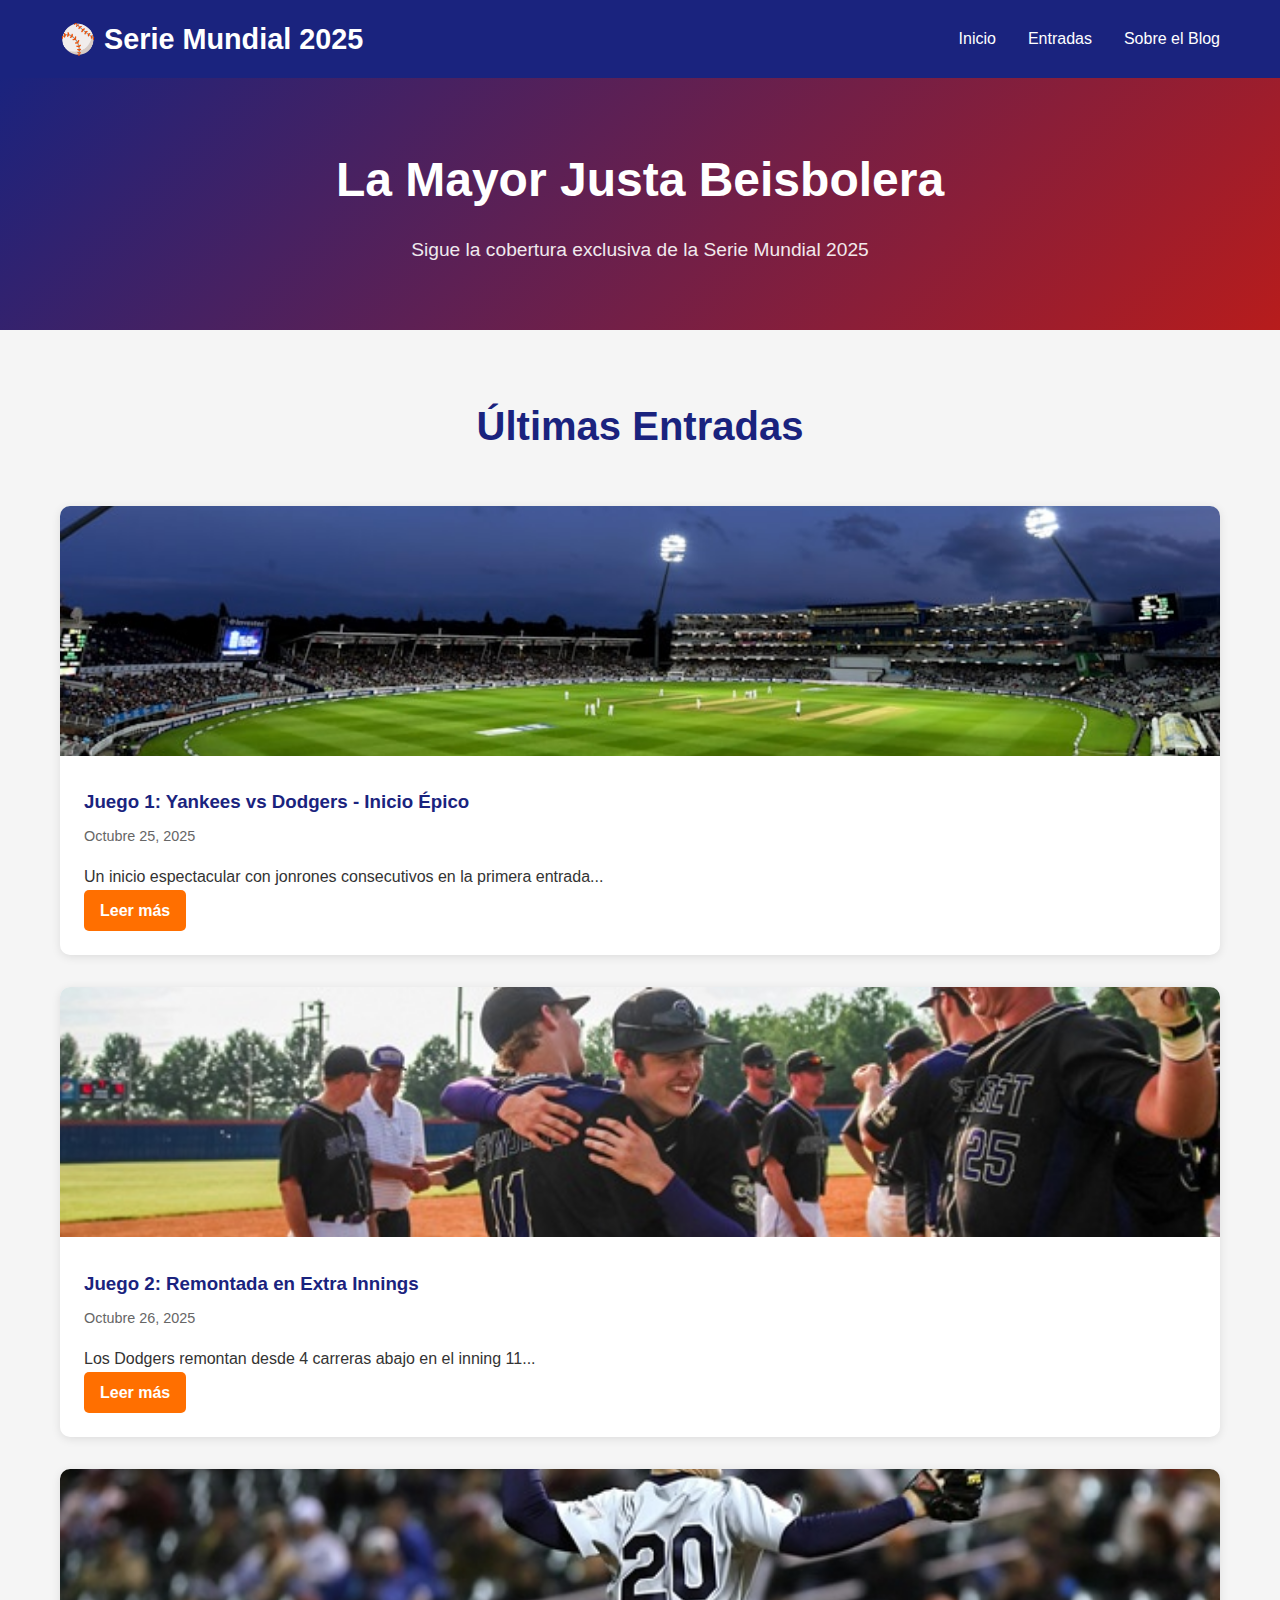
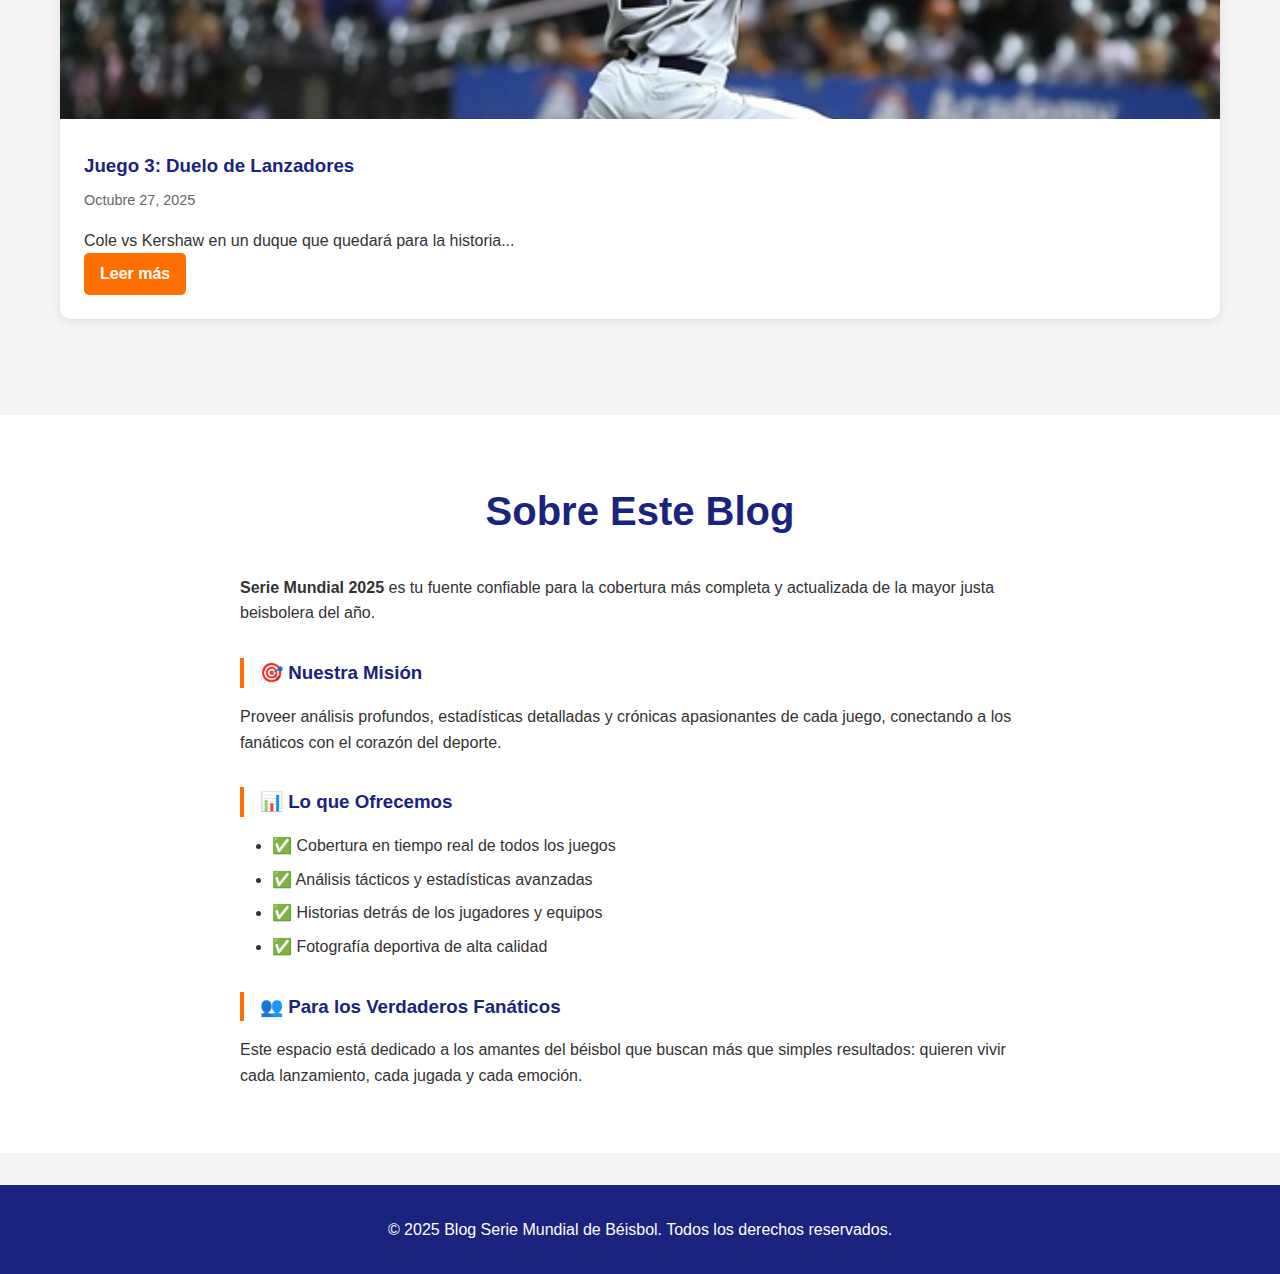
<file: index.html>
<!DOCTYPE html>
<html lang="es">
<head>
    <meta charset="UTF-8">
    <meta name="viewport" content="width=device-width, initial-scale=1.0">
    <title>Serie Mundial de Béisbol 2025 - Blog Oficial</title>
    <link rel="stylesheet" href="css/style.css">
</head>
<body>
    <header class="header">
        <div class="container">
            <h1 class="logo">⚾ Serie Mundial 2025</h1>
            <nav class="nav">
                <ul>
                    <li><a href="index.html">Inicio</a></li>
                    <li><a href="#entradas">Entradas</a></li>
                    <li><a href="#about">Sobre el Blog</a></li>
                </ul>
            </nav>
        </div>
    </header>

    <main class="main">
        <section class="hero">
            <div class="container">
                <h2>La Mayor Justa Beisbolera</h2>
                <p>Sigue la cobertura exclusiva de la Serie Mundial 2025</p>
            </div>
        </section>

        <section id="entradas" class="entradas">
            <div class="container">
                <h2>Últimas Entradas</h2>
                
                <article class="entrada-card">
                    <img src="images/juego1.jpg" alt="Juego 1 - Yankees vs Dodgers">
                    <div class="entrada-content">
                        <h3><a href="entrada1.html">Juego 1: Yankees vs Dodgers - Inicio Épico</a></h3>
                        <p class="fecha">Octubre 25, 2025</p>
                        <p>Un inicio espectacular con jonrones consecutivos en la primera entrada...</p>
                        <a href="entrada1.html" class="btn-leer">Leer más</a>
                    </div>
                </article>

                <article class="entrada-card">
                    <img src="images/juego2.jpg" alt="Juego 2 - Remontada Histórica">
                    <div class="entrada-content">
                        <h3><a href="entrada2.html">Juego 2: Remontada en Extra Innings</a></h3>
                        <p class="fecha">Octubre 26, 2025</p>
                        <p>Los Dodgers remontan desde 4 carreras abajo en el inning 11...</p>
                        <a href="entrada2.html" class="btn-leer">Leer más</a>
                    </div>
                </article>

                <article class="entrada-card">
                    <img src="images/juego3.jpg" alt="Juego 3 - Pitching Dominante">
                    <div class="entrada-content">
                        <h3><a href="entrada3.html">Juego 3: Duelo de Lanzadores</a></h3>
                        <p class="fecha">Octubre 27, 2025</p>
                        <p>Cole vs Kershaw en un duque que quedará para la historia...</p>
                        <a href="entrada3.html" class="btn-leer">Leer más</a>
                    </div>
                </article>
            </div>
        </section>
		
		<section id="about" class="about">
		    <div class="container">
		        <h2>Sobre Este Blog</h2>
		        <div class="about-content">
		            <p><strong>Serie Mundial 2025</strong> es tu fuente confiable para la cobertura más completa y actualizada de la mayor justa beisbolera del año.</p>
		            
		            <h3>🎯 Nuestra Misión</h3>
		            <p>Proveer análisis profundos, estadísticas detalladas y crónicas apasionantes de cada juego, conectando a los fanáticos con el corazón del deporte.</p>
		            
		            <h3>📊 Lo que Ofrecemos</h3>
		            <ul>
		                <li>✅ Cobertura en tiempo real de todos los juegos</li>
		                <li>✅ Análisis tácticos y estadísticas avanzadas</li>
		                <li>✅ Historias detrás de los jugadores y equipos</li>
		                <li>✅ Fotografía deportiva de alta calidad</li>
		            </ul>
		            
		            <h3>👥 Para los Verdaderos Fanáticos</h3>
		            <p>Este espacio está dedicado a los amantes del béisbol que buscan más que simples resultados: quieren vivir cada lanzamiento, cada jugada y cada emoción.</p>
		        </div>
		    </div>
		</section>
		
    </main>

    <footer class="footer">
        <div class="container">
            <p>&copy; 2025 Blog Serie Mundial de Béisbol. Todos los derechos reservados.</p>
        </div>
    </footer>
</body>
</html>
</file>
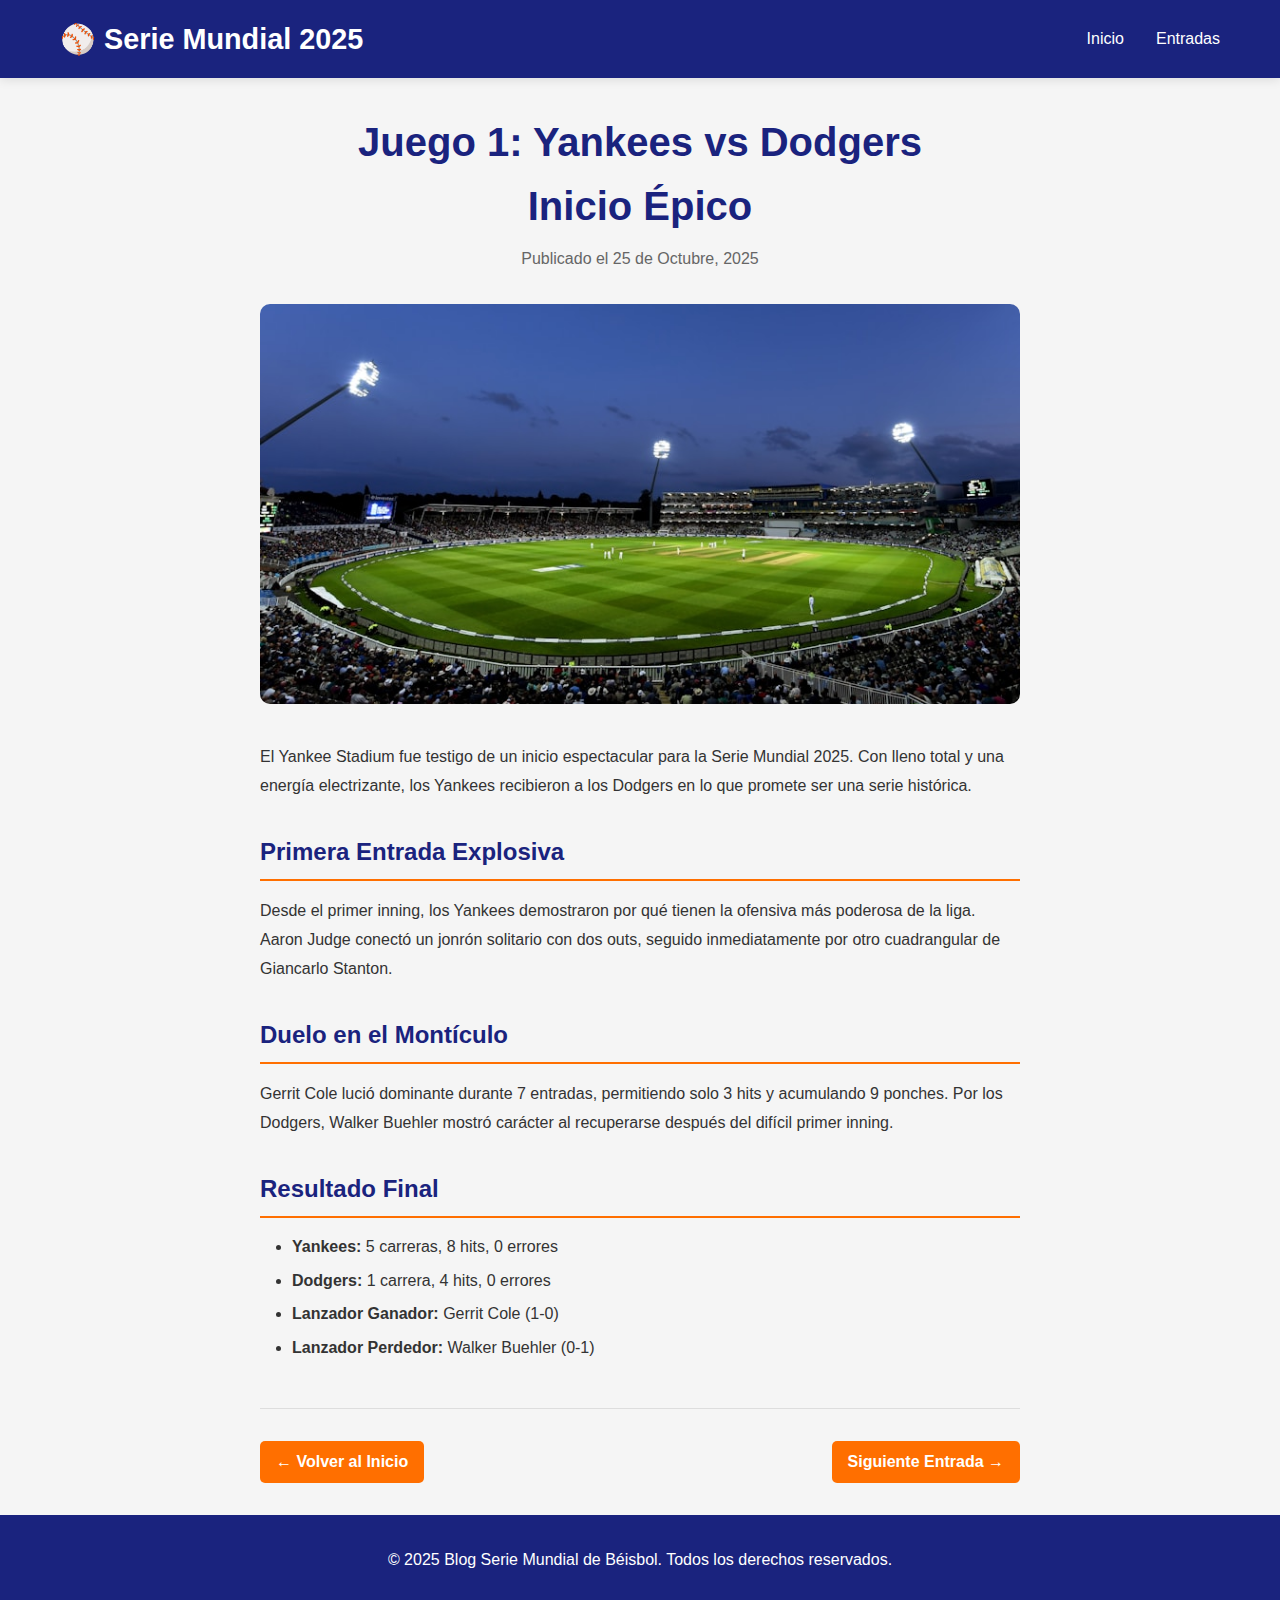
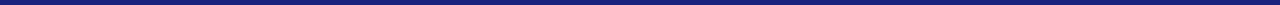
<file: entrada1.html>
<!DOCTYPE html>
<html lang="es">
<head>
    <meta charset="UTF-8">
    <meta name="viewport" content="width=device-width, initial-scale=1.0">
    <title>Juego 1: Yankees vs Dodgers - Blog Serie Mundial</title>
    <link rel="stylesheet" href="css/style.css">
</head>
<body>
    <header class="header">
        <div class="container">
            <h1 class="logo">⚾ Serie Mundial 2025</h1>
            <nav class="nav">
                <ul>
                    <li><a href="index.html">Inicio</a></li>
                    <li><a href="index.html#entradas">Entradas</a></li>
                </ul>
            </nav>
        </div>
    </header>

    <main class="main">
        <article class="entrada-completa container">
            <div class="entrada-header">
                <h1>Juego 1: Yankees vs Dodgers Inicio&nbsp;Épico</h1>
                <p class="fecha-meta">Publicado el 25 de Octubre, 2025</p>
            </div>
            
            <img src="images/juego1.jpg" alt="Juego 1 Yankees vs Dodgers" class="entrada-imagen">
            
            <div class="entrada-contenido">
                <p>El Yankee Stadium fue testigo de un inicio espectacular para la Serie Mundial 2025. 
                Con lleno total y una energía electrizante, los Yankees recibieron a los Dodgers en 
                lo que promete ser una serie histórica.</p>
                
                <h2>Primera Entrada Explosiva</h2>
                <p>Desde el primer inning, los Yankees demostraron por qué tienen la ofensiva más 
                poderosa de la liga. Aaron Judge conectó un jonrón solitario con dos outs, seguido 
                inmediatamente por otro cuadrangular de Giancarlo Stanton.</p>
                
                <h2>Duelo en el Montículo</h2>
                <p>Gerrit Cole lució dominante durante 7 entradas, permitiendo solo 3 hits y 
                acumulando 9 ponches. Por los Dodgers, Walker Buehler mostró carácter al 
                recuperarse después del difícil primer inning.</p>
                
                <h2>Resultado Final</h2>
                <ul>
                    <li><strong>Yankees:</strong> 5 carreras, 8 hits, 0 errores</li>
                    <li><strong>Dodgers:</strong> 1 carrera, 4 hits, 0 errores</li>
                    <li><strong>Lanzador Ganador:</strong> Gerrit Cole (1-0)</li>
                    <li><strong>Lanzador Perdedor:</strong> Walker Buehler (0-1)</li>
                </ul>
            </div>
            
            <div class="navegacion-entradas">
                <a href="index.html" class="btn-leer">← Volver al Inicio</a>
                <a href="entrada2.html" class="btn-leer">Siguiente Entrada →</a>
            </div>
        </article>
    </main>

    <footer class="footer">
        <div class="container">
            <p>&copy; 2025 Blog Serie Mundial de Béisbol. Todos los derechos reservados.</p>
        </div>
    </footer>
</body>
</html>
</file>
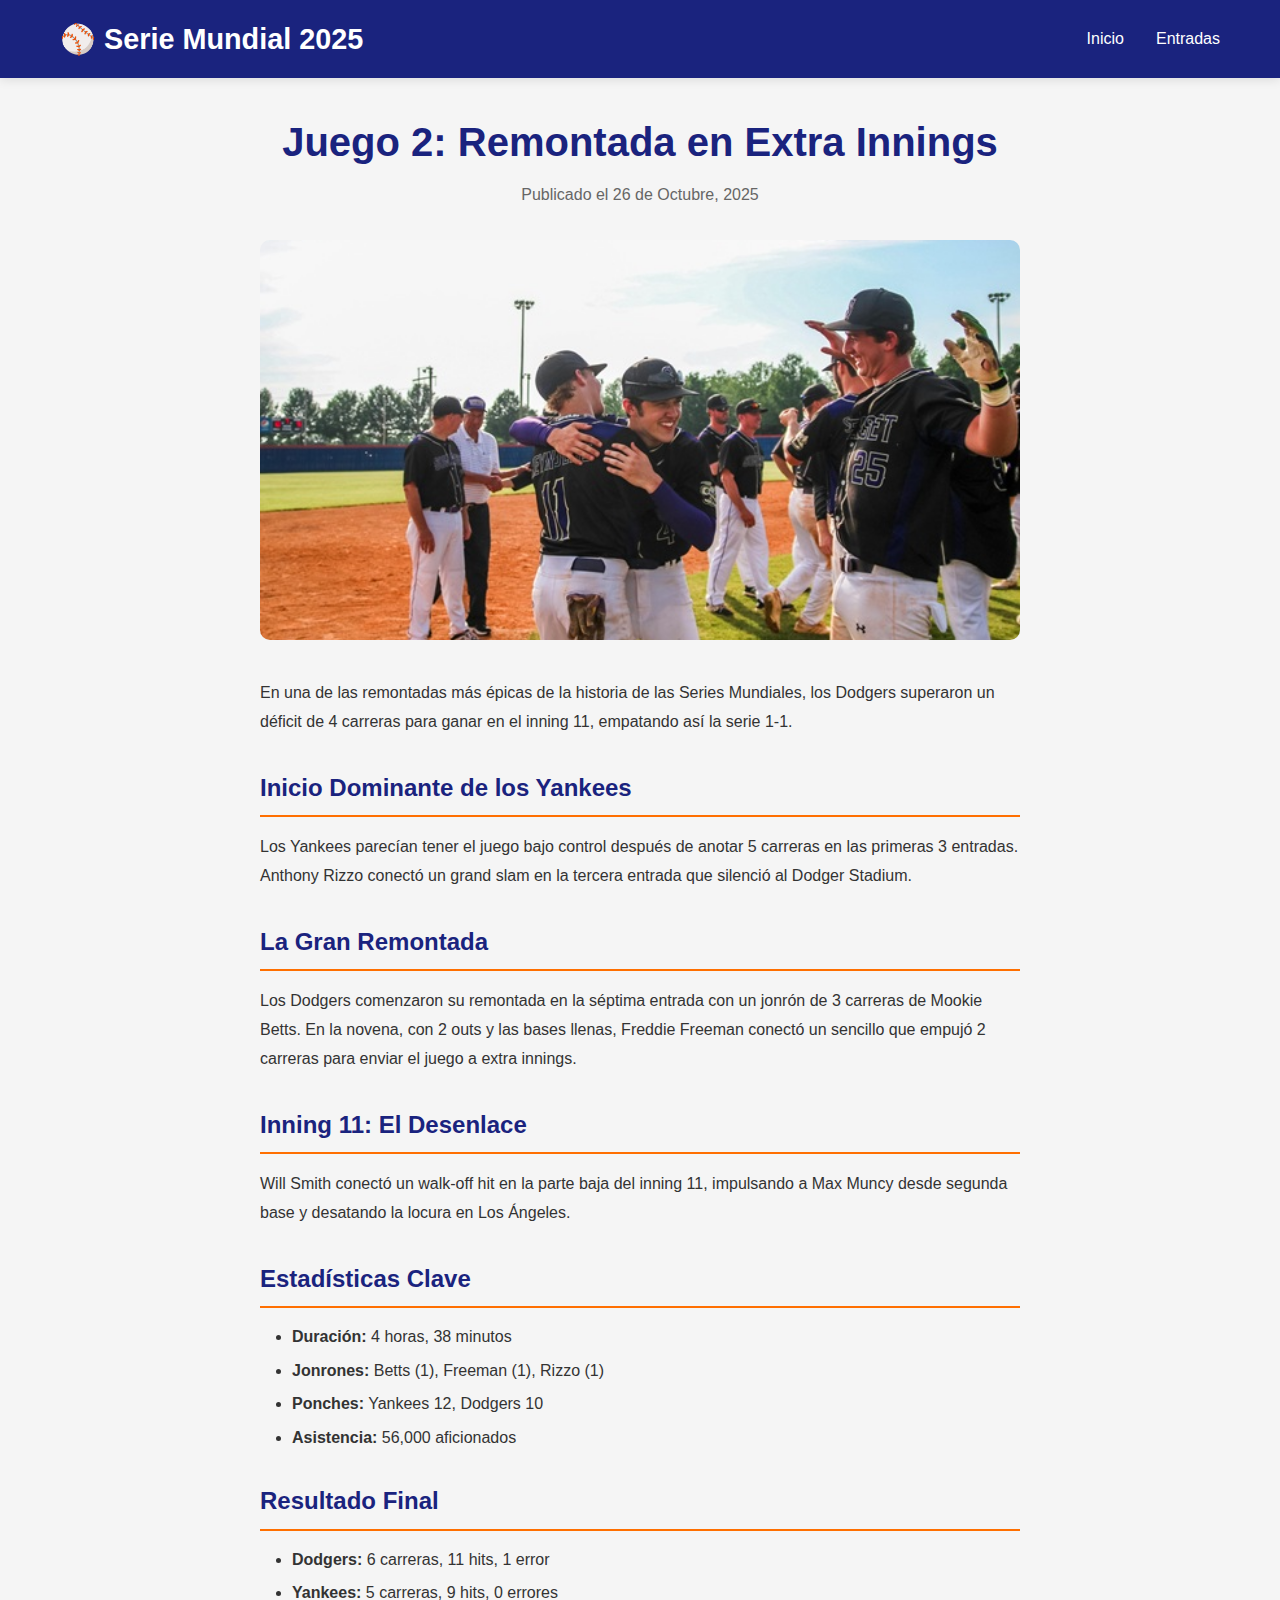
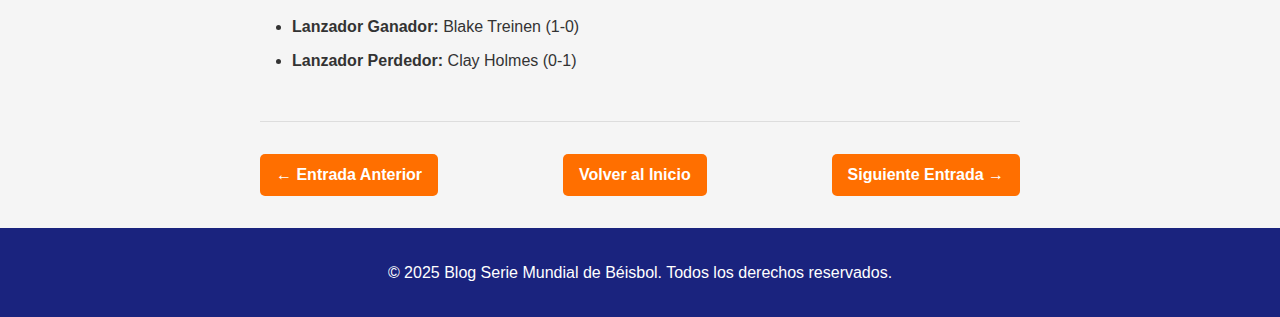
<file: entrada2.html>
<!DOCTYPE html>
<html lang="es">
<head>
    <meta charset="UTF-8">
    <meta name="viewport" content="width=device-width, initial-scale=1.0">
    <title>Juego 2: Remontada en Extra Innings - Blog Serie Mundial</title>
    <link rel="stylesheet" href="css/style.css">
</head>
<body>
    <header class="header">
        <div class="container">
            <h1 class="logo">⚾ Serie Mundial 2025</h1>
            <nav class="nav">
                <ul>
                    <li><a href="index.html">Inicio</a></li>
                    <li><a href="index.html#entradas">Entradas</a></li>
                </ul>
            </nav>
        </div>
    </header>

    <main class="main">
        <article class="entrada-completa container">
            <div class="entrada-header">
                <h1>Juego 2: Remontada en Extra Innings</h1>
                <p class="fecha-meta">Publicado el 26 de Octubre, 2025</p>
            </div>
            
            <img src="images/juego2.jpg" alt="Remontada histórica Dodgers" class="entrada-imagen">
            
            <div class="entrada-contenido">
                <p>En una de las remontadas más épicas de la historia de las Series Mundiales, 
                los Dodgers superaron un déficit de 4 carreras para ganar en el inning 11, 
                empatando así la serie 1-1.</p>
                
                <h2>Inicio Dominante de los Yankees</h2>
                <p>Los Yankees parecían tener el juego bajo control después de anotar 5 carreras 
                en las primeras 3 entradas. Anthony Rizzo conectó un grand slam en la tercera 
                entrada que silenció al Dodger Stadium.</p>
                
                <h2>La Gran Remontada</h2>
                <p>Los Dodgers comenzaron su remontada en la séptima entrada con un jonrón 
                de 3 carreras de Mookie Betts. En la novena, con 2 outs y las bases llenas, 
                Freddie Freeman conectó un sencillo que empujó 2 carreras para enviar el 
                juego a extra innings.</p>
                
                <h2>Inning 11: El Desenlace</h2>
                <p>Will Smith conectó un walk-off hit en la parte baja del inning 11, 
                impulsando a Max Muncy desde segunda base y desatando la locura en Los Ángeles.</p>
                
                <h2>Estadísticas Clave</h2>
                <ul>
                    <li><strong>Duración:</strong> 4 horas, 38 minutos</li>
                    <li><strong>Jonrones:</strong> Betts (1), Freeman (1), Rizzo (1)</li>
                    <li><strong>Ponches:</strong> Yankees 12, Dodgers 10</li>
                    <li><strong>Asistencia:</strong> 56,000 aficionados</li>
                </ul>
                
                <h2>Resultado Final</h2>
                <ul>
                    <li><strong>Dodgers:</strong> 6 carreras, 11 hits, 1 error</li>
                    <li><strong>Yankees:</strong> 5 carreras, 9 hits, 0 errores</li>
                    <li><strong>Lanzador Ganador:</strong> Blake Treinen (1-0)</li>
                    <li><strong>Lanzador Perdedor:</strong> Clay Holmes (0-1)</li>
                </ul>
            </div>
            
            <div class="navegacion-entradas">
                <a href="entrada1.html" class="btn-leer">← Entrada Anterior</a>
                <a href="index.html" class="btn-leer">Volver al Inicio</a>
                <a href="entrada3.html" class="btn-leer">Siguiente Entrada →</a>
            </div>
        </article>
    </main>

    <footer class="footer">
        <div class="container">
            <p>&copy; 2025 Blog Serie Mundial de Béisbol. Todos los derechos reservados.</p>
        </div>
    </footer>
</body>
</html>
</file>
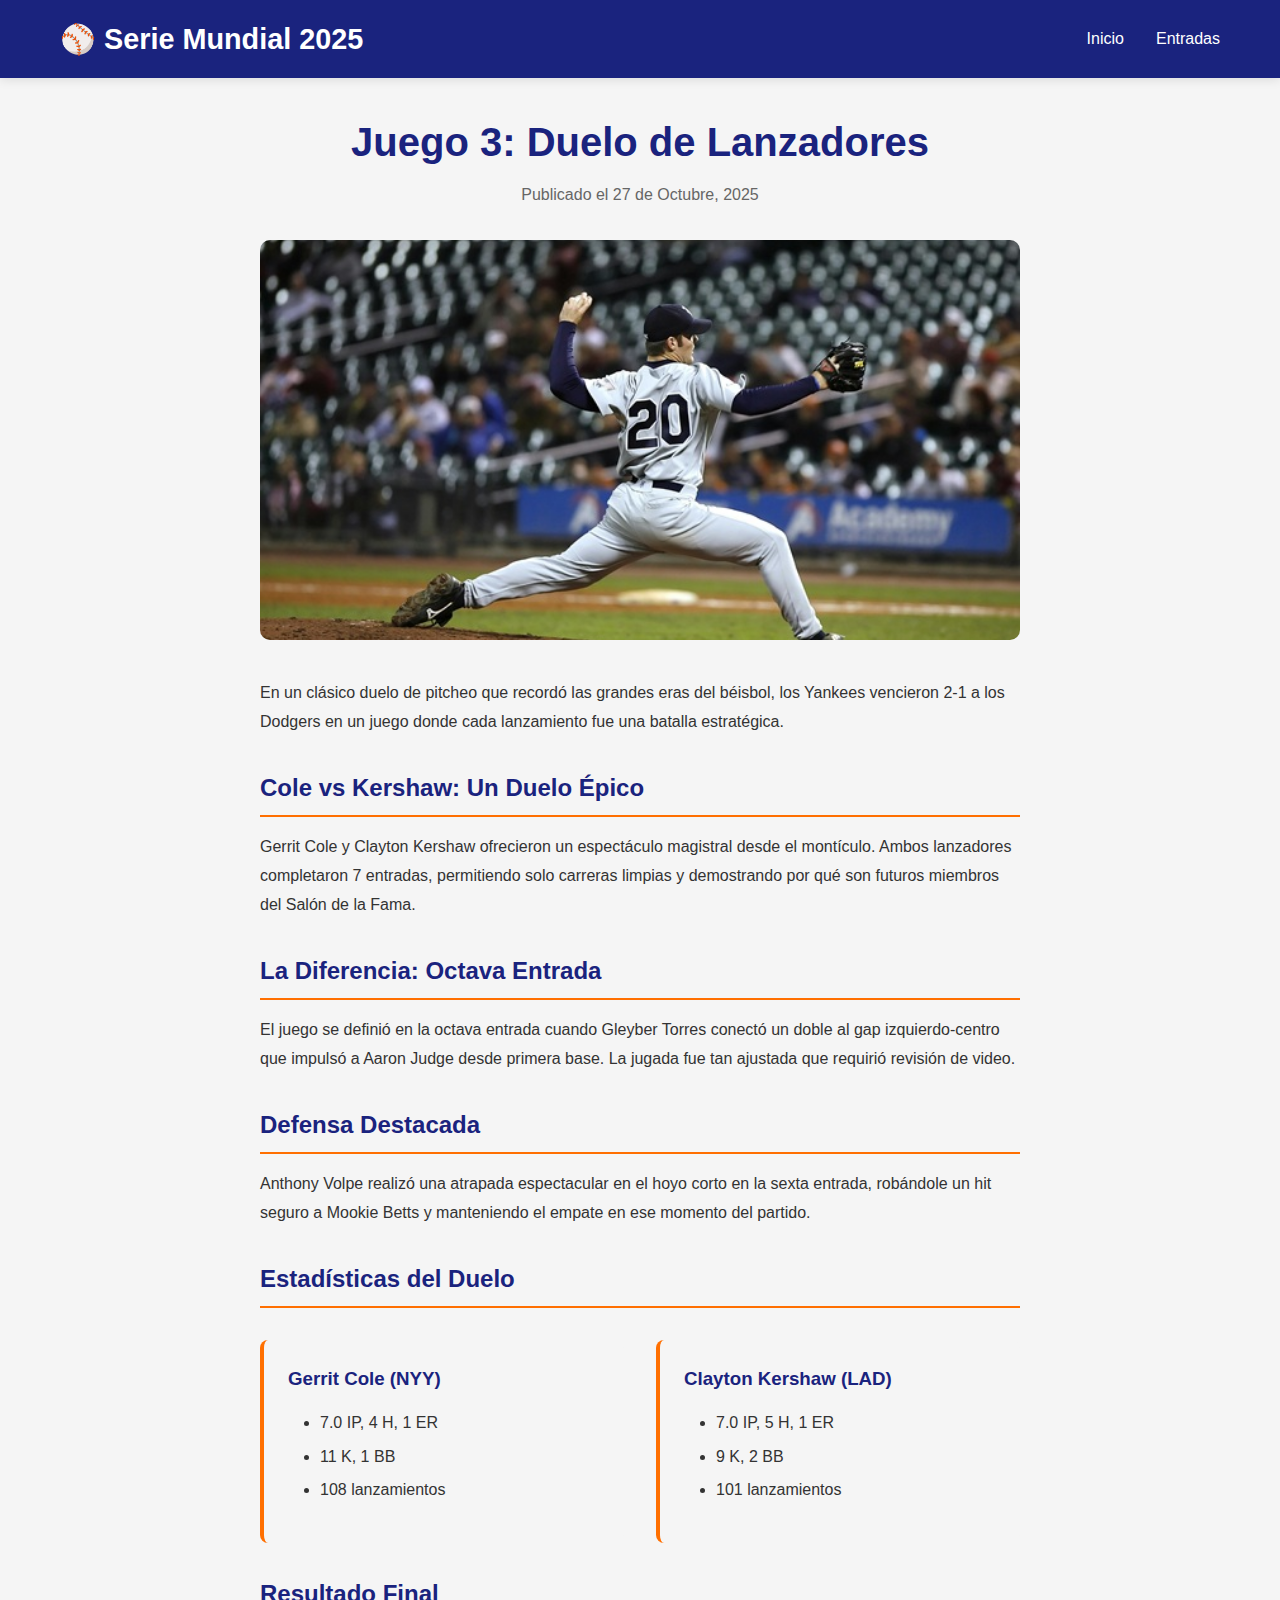
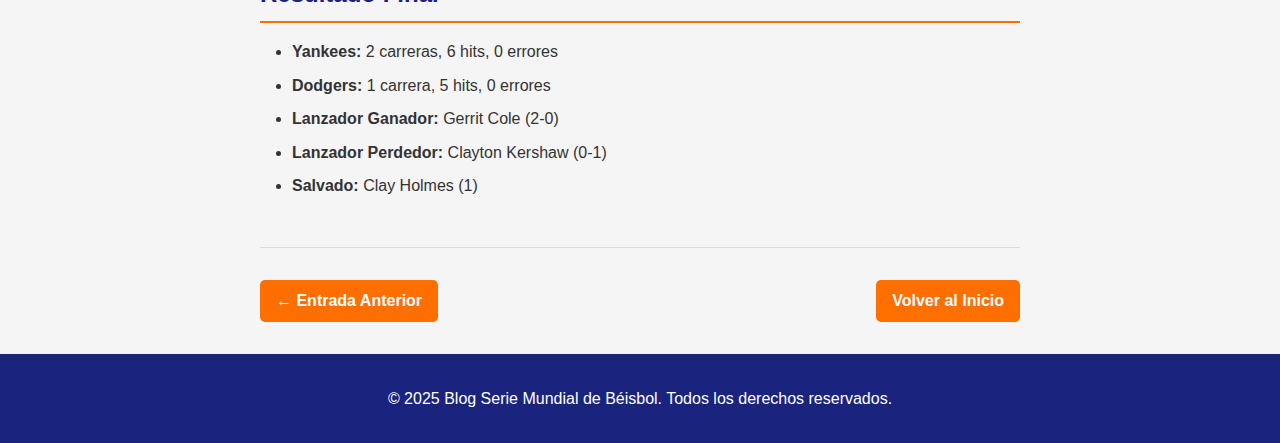
<file: entrada3.html>
<!DOCTYPE html>
<html lang="es">
<head>
    <meta charset="UTF-8">
    <meta name="viewport" content="width=device-width, initial-scale=1.0">
    <title>Juego 3: Duelo de Lanzadores - Blog Serie Mundial</title>
    <link rel="stylesheet" href="css/style.css">
</head>
<body>
    <header class="header">
        <div class="container">
            <h1 class="logo">⚾ Serie Mundial 2025</h1>
            <nav class="nav">
                <ul>
                    <li><a href="index.html">Inicio</a></li>
                    <li><a href="index.html#entradas">Entradas</a></li>
                </ul>
            </nav>
        </div>
    </header>

    <main class="main">
        <article class="entrada-completa container">
            <div class="entrada-header">
                <h1>Juego 3: Duelo de Lanzadores</h1>
                <p class="fecha-meta">Publicado el 27 de Octubre, 2025</p>
            </div>
            
            <img src="images/juego3.jpg" alt="Duelo de lanzadores Cole vs Kershaw" class="entrada-imagen">
            
            <div class="entrada-contenido">
                <p>En un clásico duelo de pitcheo que recordó las grandes eras del béisbol, 
                los Yankees vencieron 2-1 a los Dodgers en un juego donde cada lanzamiento 
                fue una batalla estratégica.</p>
                
                <h2>Cole vs Kershaw: Un Duelo Épico</h2>
                <p>Gerrit Cole y Clayton Kershaw ofrecieron un espectáculo magistral desde el montículo. 
                Ambos lanzadores completaron 7 entradas, permitiendo solo carreras limpias y 
                demostrando por qué son futuros miembros del Salón de la Fama.</p>
                
                <h2>La Diferencia: Octava Entrada</h2>
                <p>El juego se definió en la octava entrada cuando Gleyber Torres conectó un 
                doble al gap izquierdo-centro que impulsó a Aaron Judge desde primera base. 
                La jugada fue tan ajustada que requirió revisión de video.</p>
                
                <h2>Defensa Destacada</h2>
                <p>Anthony Volpe realizó una atrapada espectacular en el hoyo corto en la 
                sexta entrada, robándole un hit seguro a Mookie Betts y manteniendo el 
                empate en ese momento del partido.</p>
                
                <h2>Estadísticas del Duelo</h2>
                <div class="estadisticas-lanzadores">
                    <div class="lanzador">
                        <h3>Gerrit Cole (NYY)</h3>
                        <ul>
                            <li>7.0 IP, 4 H, 1 ER</li>
                            <li>11 K, 1 BB</li>
                            <li>108 lanzamientos</li>
                        </ul>
                    </div>
                    <div class="lanzador">
                        <h3>Clayton Kershaw (LAD)</h3>
                        <ul>
                            <li>7.0 IP, 5 H, 1 ER</li>
                            <li>9 K, 2 BB</li>
                            <li>101 lanzamientos</li>
                        </ul>
                    </div>
                </div>
                
                <h2>Resultado Final</h2>
                <ul>
                    <li><strong>Yankees:</strong> 2 carreras, 6 hits, 0 errores</li>
                    <li><strong>Dodgers:</strong> 1 carrera, 5 hits, 0 errores</li>
                    <li><strong>Lanzador Ganador:</strong> Gerrit Cole (2-0)</li>
                    <li><strong>Lanzador Perdedor:</strong> Clayton Kershaw (0-1)</li>
                    <li><strong>Salvado:</strong> Clay Holmes (1)</li>
                </ul>
            </div>
            
            <div class="navegacion-entradas">
                <a href="entrada2.html" class="btn-leer">← Entrada Anterior</a>
                <a href="index.html" class="btn-leer">Volver al Inicio</a>
            </div>
        </article>
    </main>

    <footer class="footer">
        <div class="container">
            <p>&copy; 2025 Blog Serie Mundial de Béisbol. Todos los derechos reservados.</p>
        </div>
    </footer>
</body>
</html>
</file>
<file: css/style.css>
/* Reset y variables */
* {
    margin: 0;
    padding: 0;
    box-sizing: border-box;
}

:root {
    --primary: #1a237e;
    --secondary: #b71c1c;
    --accent: #ff6f00;
    --text: #333;
    --light: #f5f5f5;
    --white: #ffffff;
    --shadow: 0 2px 10px rgba(0,0,0,0.1);
}

body {
    font-family: 'Segoe UI', Tahoma, Geneva, Verdana, sans-serif;
    line-height: 1.6;
    color: var(--text);
    background-color: var(--light);
}

.container {
    max-width: 1200px;
    margin: 0 auto;
    padding: 0 20px;
}

/* Header */
.header {
    background: var(--primary);
    color: var(--white);
    padding: 1rem 0;
    box-shadow: var(--shadow);
}

.header .container {
    display: flex;
    justify-content: space-between;
    align-items: center;
}

.logo {
    font-size: 1.8rem;
    font-weight: bold;
}

.nav ul {
    display: flex;
    list-style: none;
    gap: 2rem;
}

.nav a {
    color: var(--white);
    text-decoration: none;
    font-weight: 500;
    transition: color 0.3s;
}

.nav a:hover {
    color: var(--accent);
}

/* Hero Section */
.hero {
    background: linear-gradient(135deg, var(--primary), var(--secondary));
    color: var(--white);
    padding: 4rem 0;
    text-align: center;
}

.hero h2 {
    font-size: 3rem;
    margin-bottom: 1rem;
}

.hero p {
    font-size: 1.2rem;
    opacity: 0.9;
}

/* Entradas Section */
.entradas {
    padding: 4rem 0;
}

.entradas h2 {
    text-align: center;
    font-size: 2.5rem;
    margin-bottom: 3rem;
    color: var(--primary);
}

.entrada-card {
    background: var(--white);
    border-radius: 10px;
    overflow: hidden;
    box-shadow: var(--shadow);
    margin-bottom: 2rem;
    transition: transform 0.3s;
}

.entrada-card:hover {
    transform: translateY(-5px);
}

.entrada-card img {
    width: 100%;
    height: 250px;
    object-fit: cover;
}

.entrada-content {
    padding: 1.5rem;
}

.entrada-content h3 {
    margin-bottom: 0.5rem;
}

.entrada-content h3 a {
    color: var(--primary);
    text-decoration: none;
}

.entrada-content h3 a:hover {
    color: var(--secondary);
}

.fecha {
    color: #666;
    font-size: 0.9rem;
    margin-bottom: 1rem;
}

.btn-leer {
    display: inline-block;
    background: var(--accent);
    color: var(--white);
    padding: 0.5rem 1rem;
    border-radius: 5px;
    text-decoration: none;
    font-weight: bold;
    transition: background 0.3s;
}

.btn-leer:hover {
    background: var(--secondary);
}

/* Footer */
.footer {
    background: var(--primary);
    color: var(--white);
    text-align: center;
    padding: 2rem 0;
    margin-top: 2rem;
}

/* Responsive */
@media (max-width: 768px) {
    .header .container {
        flex-direction: column;
        gap: 1rem;
    }
    
    .nav ul {
        gap: 1rem;
    }
    
    .hero h2 {
        font-size: 2rem;
    }
    
    .entrada-card {
        margin-bottom: 1.5rem;
    }
}

/* Estilos para entradas completas */
.entrada-completa {
    max-width: 800px;
    margin: 2rem auto;
    padding: 0 20px;
}

.entrada-header {
    text-align: center;
    margin-bottom: 2rem;
}

.entrada-header h1 {
    color: var(--primary);
    font-size: 2.5rem;
    margin-bottom: 0.5rem;
}

.fecha-meta {
    color: #666;
    font-size: 1rem;
}

.entrada-imagen {
    width: 100%;
    height: 400px;
    object-fit: cover;
    border-radius: 10px;
    margin-bottom: 2rem;
}

.entrada-contenido h2 {
    color: var(--primary);
    margin: 2rem 0 1rem 0;
    border-bottom: 2px solid var(--accent);
    padding-bottom: 0.5rem;
}

.entrada-contenido p {
    margin-bottom: 1rem;
    line-height: 1.8;
}

.entrada-contenido ul {
    margin: 1rem 0;
    padding-left: 2rem;
}

.entrada-contenido li {
    margin-bottom: 0.5rem;
}

.estadisticas-lanzadores {
    display: grid;
    grid-template-columns: 1fr 1fr;
    gap: 2rem;
    margin: 2rem 0;
}

.lanzador {
    background: var(--light);
    padding: 1.5rem;
    border-radius: 8px;
    border-left: 4px solid var(--accent);
}

.lanzador h3 {
    color: var(--primary);
    margin-bottom: 1rem;
}

.navegacion-entradas {
    display: flex;
    justify-content: space-between;
    margin-top: 3rem;
    padding-top: 2rem;
    border-top: 1px solid #ddd;
}

/* Responsive para entradas */
@media (max-width: 768px) {
    .entrada-header h1 {
        font-size: 2rem;
		word-break: keep-all;
    }
    
    .entrada-imagen {
        height: 250px;
    }
    
    .estadisticas-lanzadores {
        grid-template-columns: 1fr;
    }
    
    .navegacion-entradas {
        flex-direction: column;
        gap: 1rem;
    }
    
    .navegacion-entradas a {
        text-align: center;
    }
}

.about {
    padding: 4rem 0;
    background: var(--white);
}

.about h2 {
    text-align: center;
    color: var(--primary);
    margin-bottom: 2rem;
    font-size: 2.5rem;
}

.about-content {
    max-width: 800px;
    margin: 0 auto;
}

.about h3 {
    color: var(--primary);
    margin: 2rem 0 1rem 0;
    border-left: 4px solid var(--accent);
    padding-left: 1rem;
}

.about ul {
    margin: 1rem 0;
    padding-left: 2rem;
}

.about li {
    margin-bottom: 0.5rem;
}
</file>
